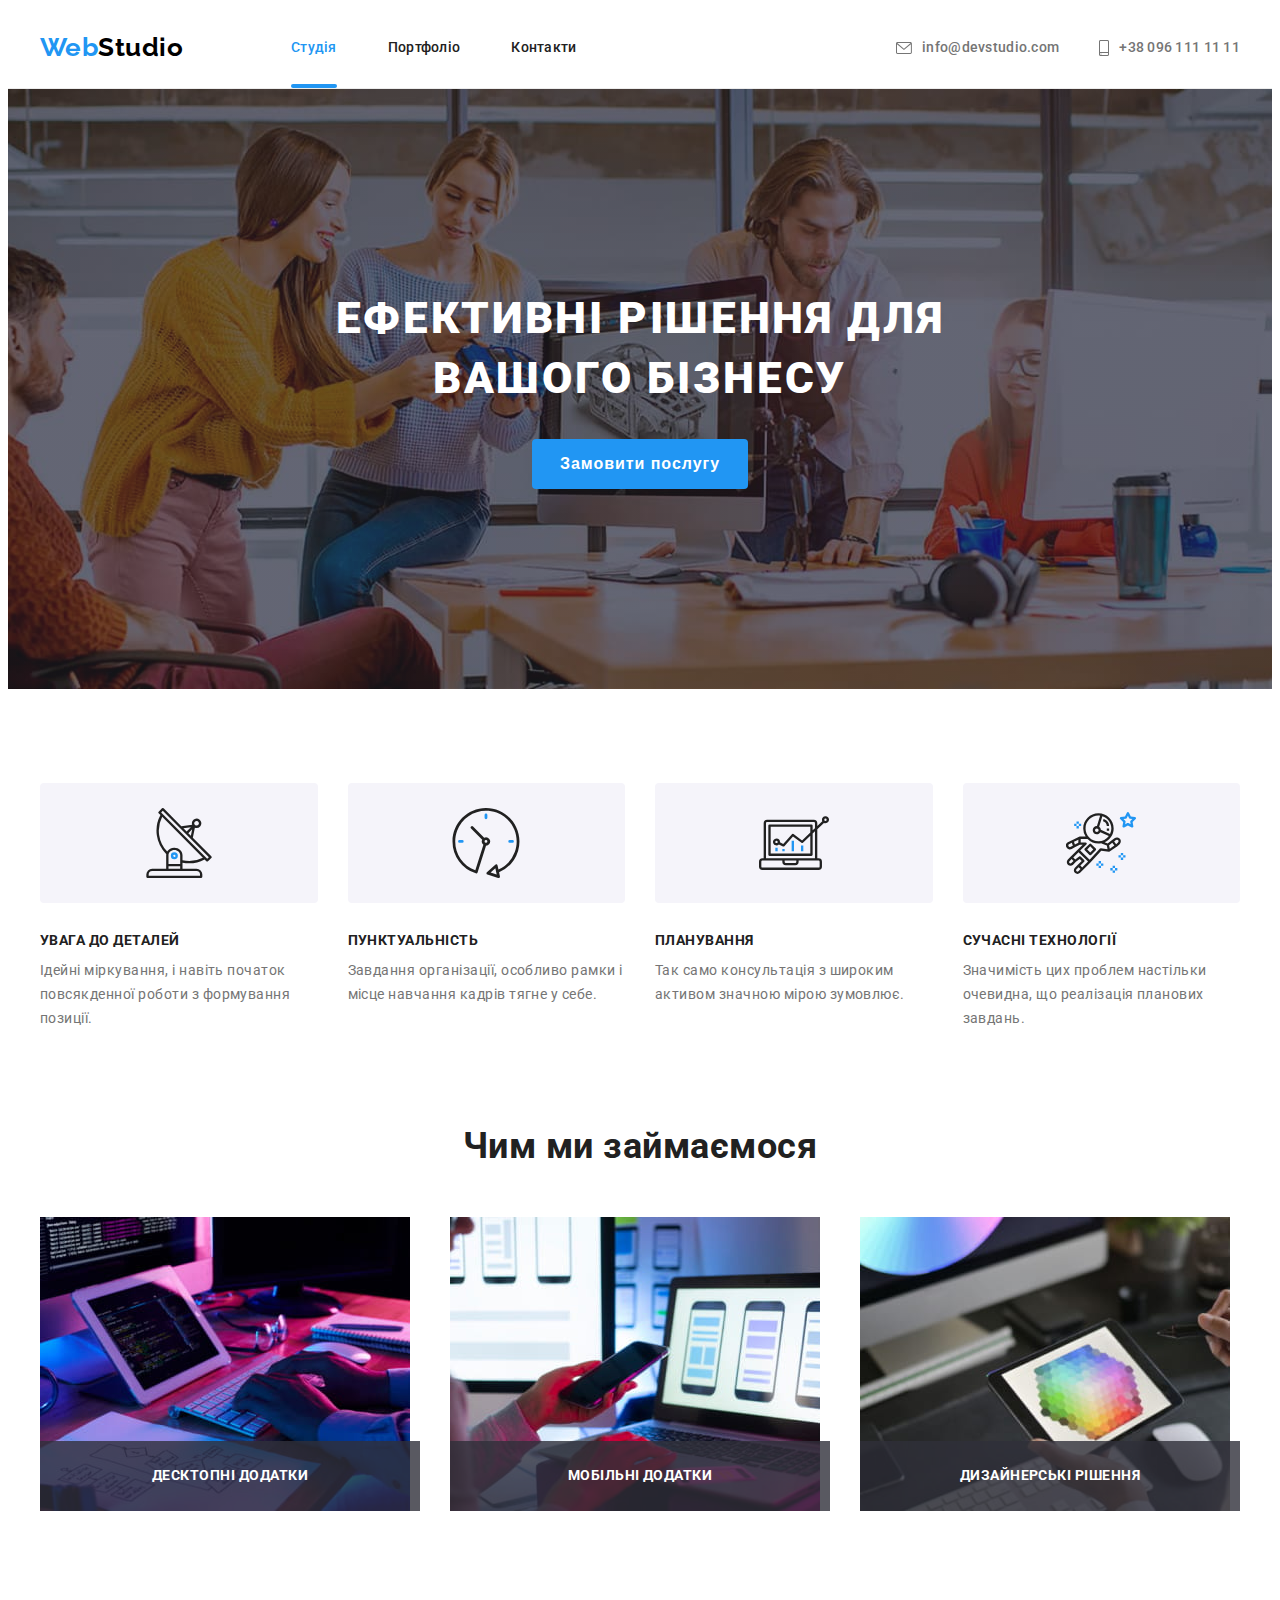
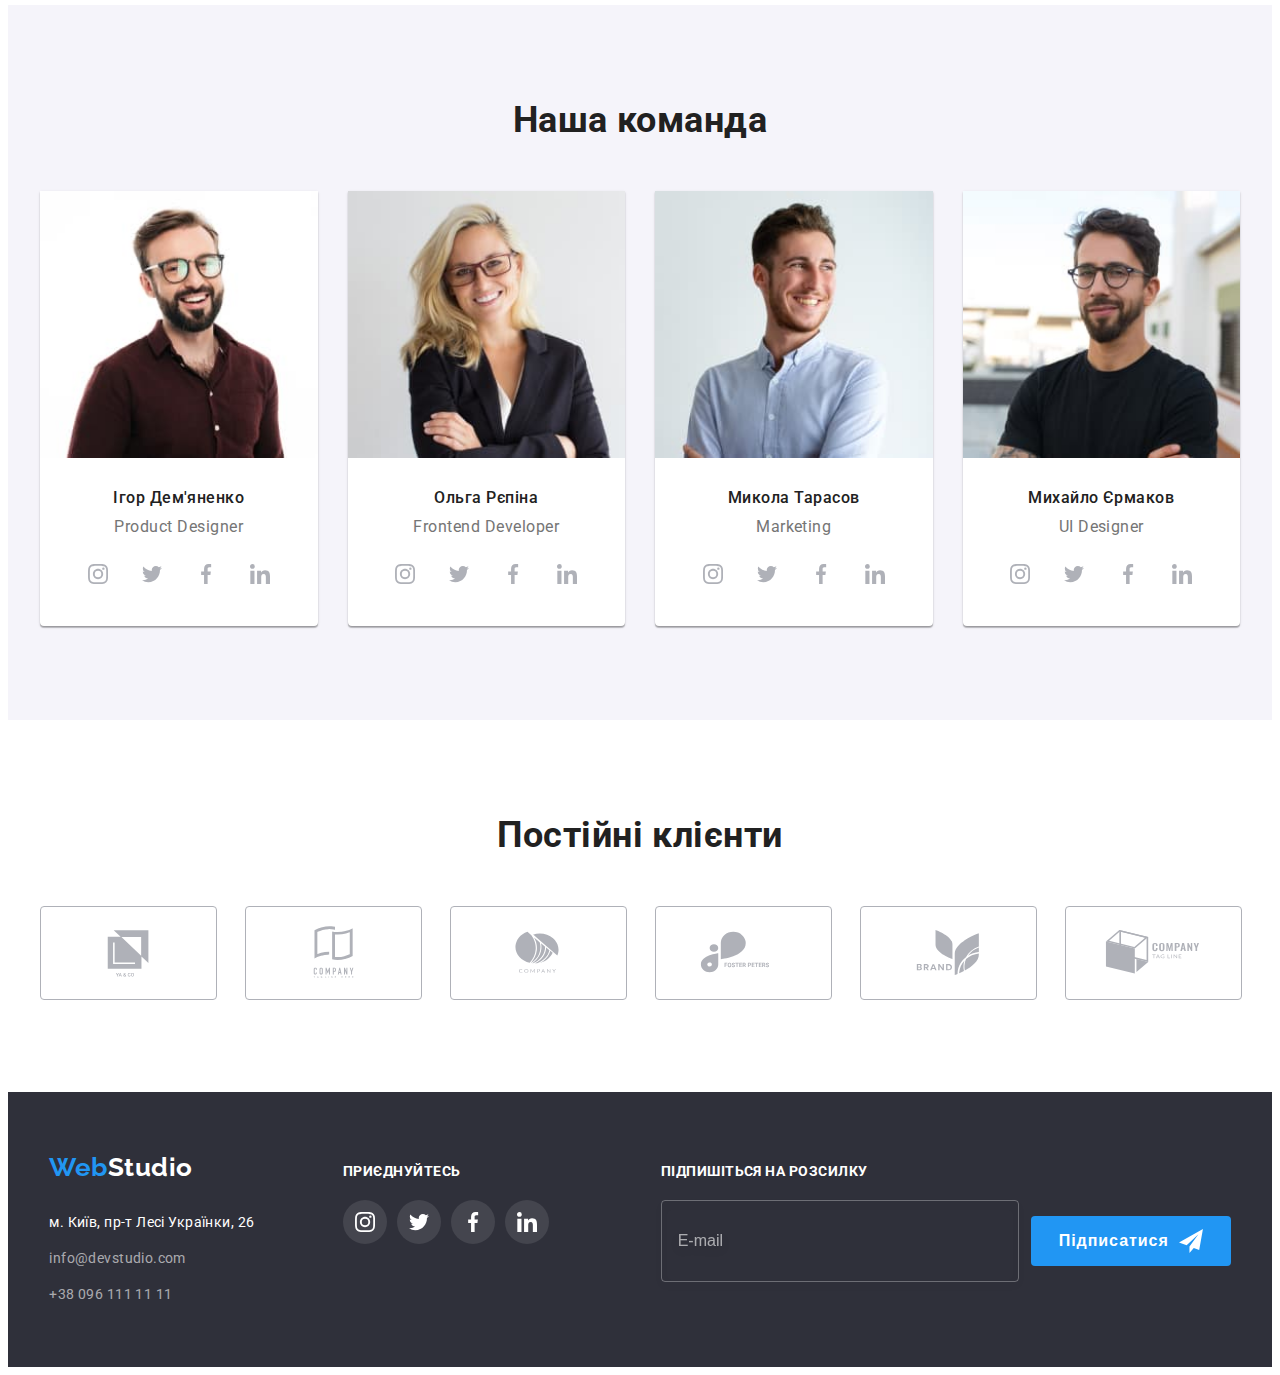
<file: index.html>
<!DOCTYPE html>
<html lang="uk">
<head>
    <meta charset="UTF-8">
    <meta http-equiv="X-UA-Compatible" content="IE=edge">
    <meta name="viewport" content="width=device-width, initial-scale=1.0">
    <title>Web Studio</title>
    <link rel="preconnect" href="https://fonts.googleapis.com">
    <link rel="preconnect" href="https://fonts.gstatic.com" crossorigin>
    <link href="https://fonts.googleapis.com/css2?family=Raleway:wght@700&family=Roboto:wght@400;500;700;900&display=swap" rel="stylesheet">
    <link rel="stylesheet" href="https://cdnjs.cloudflare.com/ajax/libs/modern-normalize/1.1.0/modern-normalize.min.css" integrity="sha512-wpPYUAdjBVSE4KJnH1VR1HeZfpl1ub8YT/NKx4PuQ5NmX2tKuGu6U/JRp5y+Y8XG2tV+wKQpNHVUX03MfMFn9Q==" crossorigin="anonymous" referrerpolicy="no-referrer">
    <link rel="stylesheet" href="./css/main.min.css">
</head>
<body>
    <header class="header">
        <div class="container header__container">
            <a href="./index.html" class="logo header__logo"><span class="logo__web">Web</span>Studio</a>
            <nav class="nav">
                <ul class="nav__list list">
                    <li class="nav__item"><a href="./index.html" class="nav__link link current">Cтудія</a></li>
                    <li class="nav__item"><a href="./portfolio.html" class="nav__link link">Портфоліо</a></li>
                    <li class="nav__item"><a href="#" class="nav__link link">Контакти</a></li>
                </ul>
            </nav>
            <div class="contacts header__contacts">
                <ul class="contacts__list list">
                    <li class="contacts__item">
                        <a href="mailto:info@devstudio.com" class="contacts__link link">
                            <svg class="contacts__icon contacts__mail" width="16" height="12">
                                <use href="./images/icons.svg#icon-envelope"></use>
                            </svg>info@devstudio.com
                        </a>
                    </li>
                    <li class="contacts__item">
                        <a href="tel:+380961111111" class="contacts__link link">
                            <svg class="contacts__icon contacts__tel" width="10" height="16">
                                <use href="./images/icons.svg#icon-smartphone"></use>
                            </svg>+38 096 111 11 11
                        </a>
                    </li>
                </ul>
            </div> 
            <button type="button" class="menu-open" data-menu-open>
                <svg class="menu-open__icon" width="24" height="16">
                    <use href="./images/icons.svg#icon-menu"></use>
                </svg>
            </button>
            <div class="menu is-hidden"  data-menu>
                <div class="menu__container">
                    <button type="button" class="menu-close" data-menu-close>
                    <svg class="menu-close__icon" width="11" height="11">
                        <use href="./images/icons.svg#icon-vector"></use>
                    </svg>
                    </button>
                    <nav class="mob-nav">
                        <ul class="mob-nav__list list">
                            <li class="mob-nav__item"><a href="./index.html" class="mob-nav__link link current">Cтудія</a></li>
                            <li class="mob-nav__item"><a href="./portfolio.html" class="mob-nav__link link">Портфоліо</a></li>
                            <li class="mob-nav__item"><a href="#" class="mob-nav__link link">Контакти</a></li>
                        </ul>
                    </nav>
                    <div>
                        <div class="mob-contacts">
                            <ul class="mob-contacts__list list">
                                <li class="mob-contacts__item">
                                    <a href="tel:+380961111111" class="mob-contacts__tel link">
                                        +38 096 111 11 11
                                    </a>
                                </li>
                                <li class="mob-contacts__item">
                                    <a href="mailto:info@devstudio.com" class="mob-contacts__mail link">
                                       info@devstudio.com
                                    </a>
                                </li>
                            </ul>
                        </div>
                        <ul class="mob-soc">
                            <li class="mob-soc__item">
                                <a href="#" target="_blank" rel="noopener noreferrer" class="mob-soc__link link">Instagram</a>
                            </li>
                            <li class="mob-soc__item">
                                <a href="#" target="_blank" rel="noopener noreferrer" class="mob-soc__link link">Twitter</a>
                            </li>
                            <li class="mob-soc__item">
                                <a href="#" target="_blank" rel="noopener noreferrer" class="mob-soc__link link">Facebook</a>
                            </li>
                            <li class="mob-soc__item">
                                <a href="#" target="_blank" rel="noopener noreferrer" class="mob-soc__link link">Linkedin</a>
                            </li>
                        </ul> 
                    </div>
                </div>
            </div>
       </div> 
    </header> 
    <main>
        <section class="hero section">
            <div class="container hero-container">
                <h1 class="hero-title">Ефективні рішення для вашого бізнесу</h1>
                <button type="button" data-modal-open class="hero-btn btn">Замовити послугу</button>
            </div>
        </section>
        <section class="feature section">
            <div class="container">
                <h2 class="visually-hidden title">Особливості</h2> 
                <ul class="feature-list list">
                    <li class="feature-item">
                        <div class="feature-svg">
                            <svg class="feature-icon" width="70" height="70">
                                <use href="./images/icons.svg#icon-antenna"></use>
                            </svg>
                        </div>
                        <h3 class="feature-subtitle title">УВАГА ДО ДЕТАЛЕЙ</h3>
                        <p class="feature-text">Ідейні міркування, і навіть початок повсякденної роботи з формування позиції.</p>
                    </li>
                    <li class="feature-item">
                        <div class="feature-svg">
                            <svg class="feature-icon" width="70" height="70">
                                <use href="./images/icons.svg#icon-clock"></use>
                            </svg>
                        </div>
                        <h3 class="feature-subtitle title">ПУНКТУАЛЬНІСТЬ</h3>
                        <p class="feature-text">Завдання організації, особливо рамки і місце навчання кадрів тягне у себе.</p>
                    </li>
                    <li class="feature-item">                        
                        <div class="feature-svg">
                            <svg class="feature-icon" width="70" height="70">
                                <use href="./images/icons.svg#icon-diagram"></use>
                            </svg>
                        </div>                        
                        <h3 class="feature-subtitle title">ПЛАНУВАННЯ</h3>
                        <p class="feature-text">Так само консультація з широким активом значною мірою зумовлює.</p>
                    </li>
                    <li class="feature-item">
                        <div class="feature-svg">
                            <svg class="feature-icon" width="70" height="70">
                                <use href="./images/icons.svg#icon-astronaut"></use>
                            </svg>
                        </div>
                        <h3 class="feature-subtitle title">СУЧАСНІ ТЕХНОЛОГІЇ</h3>
                        <p class="feature-text">Значимість цих проблем настільки очевидна, що реалізація планових завдань.</p>
                    </li>
                </ul>
            </div>
        </section>
        <section class="work section">
            <div class="container work-container">
                <h2 class="work-title title">Чим ми займаємося</h2>
                <ul class="work-list list">
                    <li class="work-item">
                       <div class="work-thumb">
                            <img 
                                srcset="./images/desktop.jpg 1x, ./images/desktop-2x.jpg 2x" 
                                src="./images/desktop.jpg" 
                                alt="Розробник створює десктопний додаток" 
                                width="370" height="294">
                            <p class="work-text">Десктопні додатки</p>
                       </div>
                    </li>
                    <li class="work-item">
                        <div class="work-thumb">
                            <img 
                                srcset="./images/mobile.jpg 1x, ./images/mobile-2x.jpg 2x"
                                src="./images/mobile.jpg" 
                                alt="Розробник створює мобільний додаток" 
                                width="370" height="294">
                            <p class="work-text">Мобільні додатки</p>
                        </div>
                    </li>    
                    <li class="work-item">
                        <div class="work-thumb">
                            <img 
                                srcset="./images/colors.jpg 1x, ./images/colors-2x.jpg 2x"
                                src="./images/colors.jpg" 
                                alt="Розробник обирає колір зі спектру кольорів" 
                                width="370" height="294">
                            <p class="work-text">Дизайнерські рішення</p>
                        </div>
                    </li>
                </ul>
            </div>
        </section>
        <section class="team section">
            <div class="team__container container">
                <h2 class="team__title title">Наша команда</h2>
                <ul class="team__list list">
                    <li class="team__item">
                        <picture>
                            <source srcset="./images/product-designer.jpg 1x, ./images/product-designer-2x.jpg 2x" media="(min-width: 1200px)">
                            <source srcset="./images/product-designer-tab.jpg 1x, ./images/product-designer-tab-2x.jpg 2x" media="(min-width: 768px)">
                            <source srcset="./images/product-designer-mob.jpg 1x, ./images/product-designer-mob-2x.jpg 2x" media="(max-width: 767px)">
                            <img class="team__foto" 
                                src="./images/product-designer-mob.jpg" 
                                alt="Фото представника команди" 
                                width="450">
                        </picture>
                        <div class="team__member">
                            <h3 class="team__name title">Ігор Дем'яненко</h3>
                            <p class="team__profession">Product Designer</p>
                            <ul class="team__soc soc">
                                <li class="soc__item">
                                    <a href="#" target="_blank" rel="noopener noreferrer" class="soc__link link">
                                        <svg class="soc__icon" width="20" height="20">
                                            <use href="./images/icons.svg#icon-instagram"></use>
                                        </svg>
                                    </a>
                                </li>
                                <li class="soc__item">
                                    <a href="#" target="_blank" rel="noopener noreferrer" class="soc__link link">
                                        <svg class="soc__icon" width="20" height="20">
                                            <use href="./images/icons.svg#icon-twitter"></use>
                                        </svg>
                                    </a>
                                </li>
                                <li class="soc__item">
                                    <a href="#" target="_blank" rel="noopener noreferrer" class="soc__link link">
                                        <svg class="soc__icon" width="20" height="20">
                                            <use href="./images/icons.svg#icon-facebook"></use>
                                        </svg>
                                    </a>
                                </li>
                                <li class="soc__item">
                                    <a href="#" target="_blank" rel="noopener noreferrer" class="soc__link link">
                                        <svg class="soc__icon" width="20" height="20">
                                            <use href="./images/icons.svg#icon-linkedin"></use>
                                        </svg>
                                    </a>
                                </li>
                            </ul>
                        </div>  
                    </li>
                    <li class="team__item">
                        <picture>
                            <source srcset="./images/frontend-developer.jpg 1x, ./images/frontend-developer-2x.jpg 2x" media="(min-width: 1200px)">
                            <source srcset="./images/frontend-developer-tab.jpg 1x, ./images/frontend-developer-tab-2x.jpg 2x" media="(min-width: 768px)">
                            <source srcset="./images/frontend-developer-mob.jpg 1x, ./images/frontend-developer-mob-2x.jpg 2x" media="(max-width: 767px)">
                            <img class="team__foto" 
                                src="./images/frontend-developer-mob.jpg" 
                                alt="Фото представника команди" 
                                width="450">
                        </picture>
                        <div class="team__member">
                            <h3 class="team__name title">Ольга Рєпіна</h3>
                            <p class="team__profession">Frontend Developer</p>
                            <ul class="team__soc soc">
                                <li class="soc__item">
                                    <a href="#" target="_blank" rel="noopener noreferrer" class="soc__link link">
                                        <svg class="soc__icon" width="20" height="20">
                                            <use href="./images/icons.svg#icon-instagram"></use>
                                        </svg>
                                    </a>
                                </li>
                                <li class="soc__item">
                                    <a href="#" target="_blank" rel="noopener noreferrer" class="soc__link link">
                                        <svg class="soc__icon" width="20" height="20">
                                            <use href="./images/icons.svg#icon-twitter"></use>
                                        </svg>
                                    </a>
                                </li>
                                <li class="soc__item">
                                    <a href="#" target="_blank" rel="noopener noreferrer" class="soc__link link">
                                        <svg class="soc__icon" width="20" height="20">
                                            <use href="./images/icons.svg#icon-facebook"></use>
                                        </svg>
                                    </a>
                                </li>
                                <li class="soc__item">
                                    <a href="#" target="_blank" rel="noopener noreferrer" class="soc__link link">
                                        <svg class="soc__icon" width="20" height="20">
                                            <use href="./images/icons.svg#icon-linkedin"></use>
                                        </svg>
                                    </a>
                                </li>
                            </ul>
                        </div>
                    </li>
                    <li class="team__item">
                        <picture>
                            <source srcset="./images/marketing.jpg 1x, ./images/marketing-2x.jpg 2x" media="(min-width: 1200px)">
                            <source srcset="./images/marketing-tab.jpg 1x, ./images/marketing-tab-2x.jpg 2x" media="(min-width: 768px)">
                            <source srcset="./images/marketing-mob.jpg 1x, ./images/marketing-mob-2x.jpg 2x" media="(max-width: 767px)">
                            <img class="team__foto" 
                                src="./images/marketing-mob.jpg" 
                                alt="Фото представника команди" 
                                width="450">
                        </picture>
                        <div class="team__member">
                            <h3 class="team__name title">Микола Тарасов</h3>
                            <p class="team__profession">Marketing</p>
                            <ul class="team__soc soc">
                                <li class="soc__item">
                                    <a href="#" target="_blank" rel="noopener noreferrer" class="soc__link link">
                                        <svg class="soc__icon" width="20" height="20">
                                            <use href="./images/icons.svg#icon-instagram"></use>
                                        </svg>
                                    </a>
                                </li>
                                <li class="soc__item">
                                    <a href="#" target="_blank" rel="noopener noreferrer" class="soc__link link">
                                        <svg class="soc__icon" width="20" height="20">
                                            <use href="./images/icons.svg#icon-twitter"></use>
                                        </svg>
                                    </a>
                                </li>
                                <li class="soc__item">
                                    <a href="#" target="_blank" rel="noopener noreferrer" class="soc__link link">
                                        <svg class="soc__icon" width="20" height="20">
                                            <use href="./images/icons.svg#icon-facebook"></use>
                                        </svg>
                                    </a>
                                </li>
                                <li class="soc__item">
                                    <a href="#" target="_blank" rel="noopener noreferrer" class="soc__link link">
                                        <svg class="soc__icon" width="20" height="20">
                                            <use href="./images/icons.svg#icon-linkedin"></use>
                                        </svg>
                                    </a>
                                </li>
                            </ul>
                        </div>
                    </li>
                    <li class="team__item">
                        <picture>
                            <source srcset="./images/ui-designer.jpg 1x, ./images/ui-designer-2x.jpg 2x" media="(min-width: 1200px)">
                            <source srcset="./images/ui-designer-tab.jpg 1x, ./images/ui-designer-tab-2x.jpg 2x" media="(min-width: 768px)">
                            <source srcset="./images/ui-designer-mob.jpg 1x, ./images/ui-designer-mob-2x.jpg 2x" media="(max-width: 767px)">
                            <img class="team__foto" 
                                src="./images/ui-designer-mob.jpg" 
                                alt="Фото представника команди" 
                                width="450">
                        </picture>
                        <div class="team__member">
                            <h3 class="team__name title">Михайло Єрмаков</h3>
                            <p class="team__profession">UI Designer</p>
                            <ul class="team__soc soc">
                                <li class="soc__item">
                                    <a href="#" target="_blank" rel="noopener noreferrer" class="soc__link link">
                                        <svg class="soc__icon" width="20" height="20">
                                            <use href="./images/icons.svg#icon-instagram"></use>
                                        </svg>
                                    </a>
                                </li>
                                <li class="soc__item">
                                    <a href="#" target="_blank" rel="noopener noreferrer" class="soc__link link">
                                        <svg class="soc__icon" width="20" height="20">
                                            <use href="./images/icons.svg#icon-twitter"></use>
                                        </svg>
                                    </a>
                                </li>
                                <li class="soc__item">
                                    <a href="#" target="_blank" rel="noopener noreferrer" class="soc__link link">
                                        <svg class="soc__icon" width="20" height="20">
                                            <use href="./images/icons.svg#icon-facebook"></use>
                                        </svg>
                                    </a>
                                </li>
                                <li class="soc__item">
                                    <a href="#" target="_blank" rel="noopener noreferrer" class="soc__link link">
                                        <svg class="soc__icon" width="20" height="20">
                                            <use href="./images/icons.svg#icon-linkedin"></use>
                                        </svg>
                                    </a>
                                </li>
                            </ul>
                        </div>
                    </li>
                </ul>
            </div>
        </section>
        <section class="clients section">
            <div class="container clients-container">
                <h2 class="clients-title title">Постійні клієнти</h2>
                <ul class="clients-list list">
                    <li class="clients-item">
                        <a href="#" target="_blank" rel="noopener noreferrer" class="clients-link link">
                            <svg class="clients-icon" width="106" height="60">
                                <use href="./images/icons.svg#icon-Logo-1"></use>
                            </svg>
                        </a>
                    </li>
                    <li class="clients-item">
                        <a href="#" target="_blank" rel="noopener noreferrer" class="clients-link link">
                            <svg class="clients-icon" width="106" height="60">
                                <use href="./images/icons.svg#icon-Logo-2"></use>
                            </svg>
                        </a>
                    </li>
                    <li class="clients-item">
                        <a href="#" target="_blank" rel="noopener noreferrer" class="clients-link link">
                            <svg class="clients-icon" width="106" height="60">
                                <use href="./images/icons.svg#icon-Logo-3"></use>
                            </svg>
                        </a>
                    </li>
                    <li class="clients-item">
                        <a href="#" target="_blank" rel="noopener noreferrer" class="clients-link link">
                            <svg class="clients-icon" width="106" height="60">
                                <use href="./images/icons.svg#icon-Logo-4"></use>
                            </svg>
                        </a>
                    </li>
                    <li class="clients-item">
                        <a href="#" target="_blank" rel="noopener noreferrer" class="clients-link link">
                            <svg class="clients-icon" width="106" height="60">
                                <use href="./images/icons.svg#icon-Logo-5"></use>
                            </svg>
                        </a>
                    </li>
                    <li class="clients-item">
                        <a href="#" target="_blank" rel="noopener noreferrer" class="clients-link link">
                            <svg class="clients-icon" width="106" height="60">
                                <use href="./images/icons.svg#icon-Logo-6"></use>
                            </svg>
                        </a>
                    </li>
                </ul>
            </div>
        </section>
    </main>
    <footer class="footer">
       <div class="container footer__container">
           <div class="contacts footer__contacts">
                <a href="./index.html" class="logo footer__logo"><span class="logo__web">Web</span>Studio</a>
                <address class="address footer-address">
                    <ul class="address__list list">
                        <li class="address__item"><a href="https://goo.gl/maps/mum7DVPsWHjU5s1s7" target="_blank" rel="noopener noreferrer" class="address__link footer__map link">м. Київ, пр-т Лесі Українки, 26</a></li>
                        <li class="address__item"><a href="mailto:info@devstudio.com" class="address__link link">info@devstudio.com</a></li>
                        <li class="address__item"><a href="tel:+380961111111" class="address__link link">+38 096 111 11 11</a></li>
                    </ul>  
                </address>    
           </div>
           <div class="accession footer__accession">
                <p class="accession__text">приєднуйтесь</p>
                <ul class="soc accession__soc">
                    <li class="soc__item">
                        <a href="#" class="soc__link soc__link-white link">
                            <svg class="soc__icon" width="20" height="20">
                                <use href="./images/icons.svg#icon-instagram"></use>
                            </svg>
                        </a>
                    </li>
                    <li class="soc__item">
                        <a href="#" class="soc__link soc__link-white link">
                            <svg class="soc__icon" width="20" height="20">
                                <use href="./images/icons.svg#icon-twitter"></use>
                            </svg>
                        </a>
                    </li>
                    <li class="soc__item">
                        <a href="#" class="soc__link soc__link-white link">
                            <svg class="soc__icon" width="20" height="20">
                                <use href="./images/icons.svg#icon-facebook"></use>
                            </svg>
                        </a>
                    </li>
                    <li class="soc__item">
                        <a href="#" class="soc__link soc__link-white link">
                            <svg class="soc__icon" width="20" height="20">
                                <use href="./images/icons.svg#icon-linkedin"></use>
                            </svg>
                        </a>
                    </li>
                </ul>
           </div> 
           <div class="subscription footer__subscription">
                <form class="sub" name='user-subscription'>
                    <label for="sub-user-email" class="sub__text">Підпишіться на розсилку</label>
                    <div class="sub__wrap">
                        <input type="email" name="sub-user-email" class="sub__input" placeholder="E-mail" id="sub-user-email" required>
                        <button type="submit" class="sub__btn btn">Підписатися
                            <svg class="sub__icon" width="24" height="24">
                                <use href="./images/icons.svg#icon-send"></use>
                            </svg>
                        </button>
                    </div>
                </form>
           </div>
       </div>
    </footer>
    <div class="backdrop is-hidden" data-modal>
        <div class="modal">
            <button type="button" data-modal-close class="close-btn">
                <svg class="modal-close" width="11" height="11">
                    <use href="./images/icons.svg#icon-vector"></use>
                </svg>
            </button>
            <p class="form-title title">Залиште свої дані, ми вам передзвонимо</p>
            <form class="modal-form" name='user-contacts'>
                <div class="modal-field">
                    <label for="user-name" class="input-label">Ім'я</label>
                    <div class="input-wrapper">
                        <input type="text" name="user-name" class="modal-input" placeholder=" " id="user-name" required>
                        <svg class="modal-icon" width="18" height="18">
                            <use href="./images/icons.svg#icon-person"></use>
                        </svg>
                    </div>
                </div>
                <div class="modal-field">
                    <label for="user-tel" class="input-label">Телефон</label>
                    <div class="input-wrapper">
                        <input type="tel" name="user-tel" class="modal-input" placeholder=" " id="user-tel" required>
                        <svg class="modal-icon" width="18" height="18">
                            <use href="./images/icons.svg#icon-phone"></use>
                        </svg>
                    </div>
                </div>
                <div class="modal-field">
                    <label for="user-email" class="input-label">Пошта</label>
                    <div class="input-wrapper">
                        <input type="email" name="user-email" class="modal-input" placeholder=" " id="user-email" required>
                        <svg class="modal-icon" width="18" height="18">
                            <use href="./images/icons.svg#icon-email"></use>
                        </svg>
                    </div>
                </div>
                <div class="modal-field">
                    <label for="user-comment" class="input-label">Коментар</label>
                    <textarea name="user-comment" id="user-comment" class='modal-comment' placeholder="Введіть текст" ></textarea>
                </div>            
                <div class="modal-checkbox">
                    <input type="checkbox" name="agreement" id="agreement" class="agreement visually-hidden" required>
                    <label for="agreement" class="agreement-text">
                        <span class="modal-check">
                            <svg class="check-activ" width="16" height="15">
                                <use href="./images/icons.svg#icon-check-activ"></use>
                            </svg>
                        </span>
                        <div>
                            Погоджуюся з розсилкою та приймаю 
                            <a href="#" class="agreement-link link">Умови договору</a>
                        </div>
                    </label>
                </div>
                <button type="submit" class="modal-btn btn">Відправити</button>
            </form>
        </div>
    </div>
    <script src="./js/modal.js"></script>
    <script src="./js/menu.js"></script>
</body>
</html>
</file>
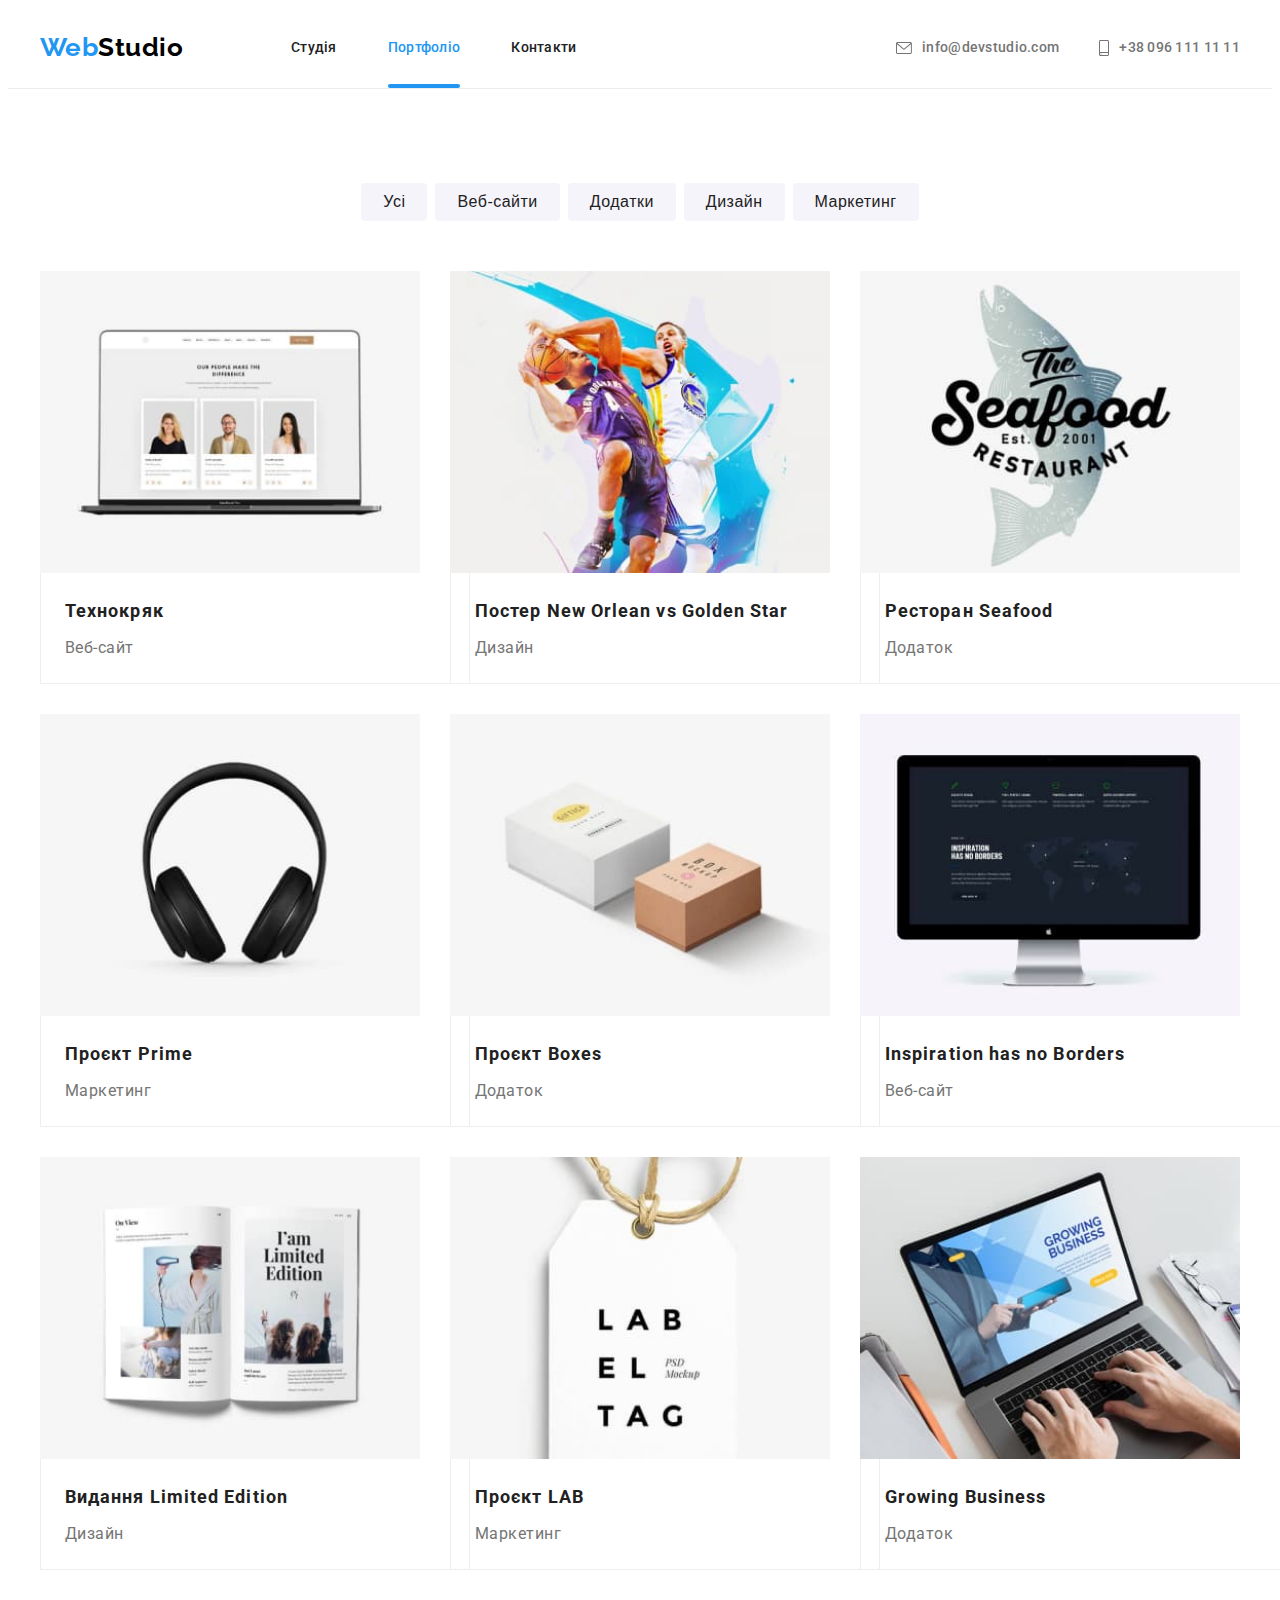
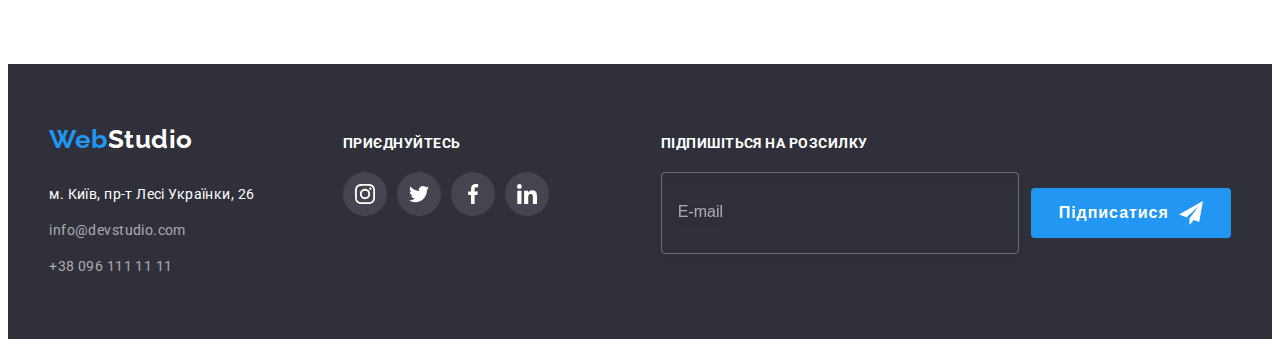
<file: portfolio.html>
<!DOCTYPE html>
<html lang="uk">
<head>
    <meta charset="UTF-8">
    <meta http-equiv="X-UA-Compatible" content="IE=edge">
    <meta name="viewport" content="width=device-width, initial-scale=1.0">
    <title>Портфоліо</title>
    <link rel="preconnect" href="https://fonts.googleapis.com">
    <link rel="preconnect" href="https://fonts.gstatic.com" crossorigin>
    <link href="https://fonts.googleapis.com/css2?family=Raleway:wght@700&family=Roboto:wght@400;500;700;900&display=swap" rel="stylesheet">
    <link rel="stylesheet" href="https://cdnjs.cloudflare.com/ajax/libs/modern-normalize/1.1.0/modern-normalize.min.css" integrity="sha512-wpPYUAdjBVSE4KJnH1VR1HeZfpl1ub8YT/NKx4PuQ5NmX2tKuGu6U/JRp5y+Y8XG2tV+wKQpNHVUX03MfMFn9Q==" crossorigin="anonymous" referrerpolicy="no-referrer">
    <link rel="stylesheet" href="./css/main.min.css">
</head>
<body>
    <header class="header">
        <div class="container header__container">
            <a href="./index.html" class="logo header__logo"><span class="logo__web">Web</span>Studio</a>
            <nav class="nav">
                <ul class="nav__list list">
                    <li class="nav__item"><a href="./index.html" class="nav__link link">Cтудія</a></li>
                    <li class="nav__item"><a href="./portfolio.html" class="nav__link link current">Портфоліо</a></li>
                    <li class="nav__item"><a href="#" class="nav__link link">Контакти</a></li>
                </ul>
            </nav>
            <div class="contacts header__contacts">
                <ul class="contacts__list list">
                    <li class="contacts__item">
                        <a href="mailto:info@devstudio.com" class="contacts__link link">
                            <svg class="contacts__icon" width="16" height="12">
                                <use href="./images/icons.svg#icon-envelope"></use>
                            </svg>info@devstudio.com
                        </a>
                    </li>
                    <li class="contacts__item">
                        <a href="tel:+380961111111" class="contacts__link link">
                            <svg class="contacts__icon" width="10" height="16">
                                <use href="./images/icons.svg#icon-smartphone"></use>
                            </svg>+38 096 111 11 11
                        </a>
                    </li>
                </ul>
            </div> 
            <button type="button" class="menu-open" data-menu-open>
                <svg class="menu-open__icon" width="24" height="16">
                    <use href="./images/icons.svg#icon-menu"></use>
                </svg>
            </button>
            <div class="menu is-hidden"  data-menu>
                <div class="menu__container">
                    <button type="button" class="menu-close" data-menu-close>
                    <svg class="menu-close__icon" width="11" height="11">
                        <use href="./images/icons.svg#icon-vector"></use>
                    </svg>
                    </button>
                    <nav class="mob-nav">
                        <ul class="mob-nav__list list">
                            <li class="mob-nav__item"><a href="./index.html" class="mob-nav__link link">Cтудія</a></li>
                            <li class="mob-nav__item"><a href="./portfolio.html" class="mob-nav__link link current">Портфоліо</a></li>
                            <li class="mob-nav__item"><a href="#" class="mob-nav__link link">Контакти</a></li>
                        </ul>
                    </nav>
                    <div>
                        <div class="mob-contacts">
                            <ul class="mob-contacts__list list">
                                <li class="mob-contacts__item">
                                    <a href="tel:+380961111111" class="mob-contacts__tel link">
                                        +38 096 111 11 11
                                    </a>
                                </li>
                                <li class="mob-contacts__item">
                                    <a href="mailto:info@devstudio.com" class="mob-contacts__mail link">
                                       info@devstudio.com
                                    </a>
                                </li>
                            </ul>
                        </div>
                        <ul class="mob-soc">
                            <li class="mob-soc__item">
                                <a href="#" target="_blank" rel="noopener noreferrer" class="mob-soc__link link">Instagram</a>
                            </li>
                            <li class="mob-soc__item">
                                <a href="#" target="_blank" rel="noopener noreferrer" class="mob-soc__link link">Twitter</a>
                            </li>
                            <li class="mob-soc__item">
                                <a href="#" target="_blank" rel="noopener noreferrer" class="mob-soc__link link">Facebook</a>
                            </li>
                            <li class="mob-soc__item">
                                <a href="#" target="_blank" rel="noopener noreferrer" class="mob-soc__link link">Linkedin</a>
                            </li>
                        </ul> 
                    </div>
                </div>
            </div>
       </div> 
    </header> 
    <main>
        <section class="projects section"> 
            <div class="container">
                <h1 class="visually-hidden title">Наші проєкти</h1>
                <ul class="filter-list list">
                    <li>
                        <button type="button" class="filter-btn">Усі</button>
                    </li>
                    <li>
                        <button type="button" class="filter-btn">Веб-сайти</button>
                    </li>
                    <li>
                        <button type="button" class="filter-btn">Додатки</button>
                    </li>
                    <li>
                        <button type="button" class="filter-btn">Дизайн</button>
                    </li>
                    <li>
                        <button type="button" class="filter-btn">Маркетинг</button>
                    </li>
                </ul>
                <ul class="projects-list list">
                    <li class="projects-item">
                        <a href="" class="projects-link link">
                           <div class="projects-overlay">
                                <picture>
                                <source srcset="./images/project1.jpg 1x, ./images/project1-2x.jpg 2x" media="(min-width: 1200px)">
                                <source srcset="./images/project1-tab.jpg 1x, ./images/project1-tab-2x.jpg 2x" media="(min-width: 768px)">
                                <source srcset="./images/project1-mob.jpg 1x, ./images/project1-mob-2x.jpg 2x" media="(max-width: 767px)">
                                <img 
                                    src="./images/project1-mob.jpg" 
                                    alt="Сторінка веб-сайту на ноутбуці" 
                                    width="450">
                                </picture>
                                <p class="projects-about">Ресурс пропонує комплексні пропозиції з різним рівнем функціоналу та сервісів. Все це дозволить відвідувачу отримати вичерпні відомості про компанію чи приватну особу.</p>
                           </div>
                            <div class="projects-card">
                                <h2 class="projects-subtitle title">Технокряк</h2>
                                <p class="projects-text">Веб-сайт</p>
                            </div>
                        </a>
                    </li>
                    <li class="projects-item">
                        <a href="" class="projects-link link">
                            <div class="projects-overlay">
                                <picture>
                                <source srcset="./images/project2.jpg 1x, ./images/project2-2x.jpg 2x" media="(min-width: 1200px)">
                                <source srcset="./images/project2-tab.jpg 1x, ./images/project2-tab-2x.jpg 2x" media="(min-width: 768px)">
                                <source srcset="./images/project2-mob.jpg 1x, ./images/project2-mob-2x.jpg 2x" media="(max-width: 767px)">
                                <img 
                                    src="./images/project2-mob.jpg" 
                                    alt="Два баскетболіста" 
                                    width="450">
                                </picture>
                                <p class="projects-about">Ресурс пропонує комплексні пропозиції з різним рівнем функціоналу та сервісів. Все це дозволить відвідувачу отримати вичерпні відомості про компанію чи приватну особу.</p>
                            </div>
                            <div class="projects-card">
                                <h2 class="projects-subtitle title">Постер New Orlean vs Golden Star</h2>
                                <p class="projects-text">Дизайн</p>
                            </div>
                        </a>
                    </li>
                    <li class="projects-item">
                        <a href="" class="projects-link link">
                            <div class="projects-overlay">
                                <picture>
                                <source srcset="./images/project3.jpg 1x, ./images/project3-2x.jpg 2x" media="(min-width: 1200px)">
                                <source srcset="./images/project3-tab.jpg 1x, ./images/project3-tab-2x.jpg 2x" media="(min-width: 768px)">
                                <source srcset="./images/project3-mob.jpg 1x, ./images/project3-mob-2x.jpg 2x" media="(max-width: 767px)">
                                <img 
                                    src="./images/project3-mob.jpg" 
                                    alt="Логотип ресторану" 
                                    width="450">
                                </picture>
                                <p class="projects-about">Ресурс пропонує комплексні пропозиції з різним рівнем функціоналу та сервісів. Все це дозволить відвідувачу отримати вичерпні відомості про компанію чи приватну особу.</p>
                            </div>
                            <div class="projects-card">
                                <h2 class="projects-subtitle title">Ресторан Seafood</h2>
                                <p class="projects-text">Додаток</p>
                            </div>
                        </a>
                    </li>
                    <li class="projects-item">
                        <a href="" class="projects-link link">
                            <div class="projects-overlay">
                                <picture>
                                <source srcset="./images/project4.jpg 1x, ./images/project4-2x.jpg 2x" media="(min-width: 1200px)">
                                <source srcset="./images/project4-tab.jpg 1x, ./images/project4-tab-2x.jpg 2x" media="(min-width: 768px)">
                                <source srcset="./images/project4-mob.jpg 1x, ./images/project4-mob-2x.jpg 2x" media="(max-width: 767px)">
                                <img 
                                    src="./images/project4-mob.jpg" 
                                    alt="Чорні навушники" 
                                    width="450">
                                </picture>
                                <p class="projects-about">Ресурс пропонує комплексні пропозиції з різним рівнем функціоналу та сервісів. Все це дозволить відвідувачу отримати вичерпні відомості про компанію чи приватну особу.</p>
                            </div>
                            <div class="projects-card">
                                <h2 class="projects-subtitle title">Проєкт Prime</h2>
                                <p class="projects-text">Маркетинг</p>
                            </div>
                        </a>
                    </li>
                    <li class="projects-item">
                        <a href="" class="projects-link link">
                            <div class="projects-overlay">
                                <picture>
                                <source srcset="./images/project5.jpg 1x, ./images/project5-2x.jpg 2x" media="(min-width: 1200px)">
                                <source srcset="./images/project5-tab.jpg 1x, ./images/project5-tab-2x.jpg 2x" media="(min-width: 768px)">
                                <source srcset="./images/project5-mob.jpg 1x, ./images/project5-mob-2x.jpg 2x" media="(max-width: 767px)">
                                <img 
                                    src="./images/project5-mob.jpg" 
                                    alt="Дві коробки" 
                                    width="450">
                                </picture>
                                <p class="projects-about">Ресурс пропонує комплексні пропозиції з різним рівнем функціоналу та сервісів. Все це дозволить відвідувачу отримати вичерпні відомості про компанію чи приватну особу.</p>
                            </div>
                            <div class="projects-card">
                                <h2 class="projects-subtitle title">Проєкт Boxes</h2>
                                <p class="projects-text">Додаток</p>
                            </div>
                        </a>
                    </li>
                    <li class="projects-item">
                        <a href="" class="projects-link link">
                            <div class="projects-overlay">
                                <picture>
                                <source srcset="./images/project6.jpg 1x, ./images/project6-2x.jpg 2x" media="(min-width: 1200px)">
                                <source srcset="./images/project6-tab.jpg 1x, ./images/project6-tab-2x.jpg 2x" media="(min-width: 768px)">
                                <source srcset="./images/project6-mob.jpg 1x, ./images/project6-mob-2x.jpg 2x" media="(max-width: 767px)">
                                <img 
                                    src="./images/project6-mob.jpg" 
                                    alt="Сторінка веб-сайту на моніторі" 
                                    width="450">
                                </picture>
                                <p class="projects-about">Ресурс пропонує комплексні пропозиції з різним рівнем функціоналу та сервісів. Все це дозволить відвідувачу отримати вичерпні відомості про компанію чи приватну особу.</p>
                            </div>
                            <div class="projects-card">
                                <h2 class="projects-subtitle title">Inspiration has no Borders</h2>
                                <p class="projects-text">Веб-сайт</p>
                            </div>
                        </a>
                    </li>
                    <li class="projects-item">
                        <a href="" class="projects-link link">
                            <div class="projects-overlay">
                                <picture>
                                <source srcset="./images/project7.jpg 1x, ./images/project7-2x.jpg 2x" media="(min-width: 1200px)">
                                <source srcset="./images/project7-tab.jpg 1x, ./images/project7-tab-2x.jpg 2x" media="(min-width: 768px)">
                                <source srcset="./images/project7-mob.jpg 1x, ./images/project7-mob-2x.jpg 2x" media="(max-width: 767px)">
                                <img 
                                    src="./images/project7-mob.jpg" 
                                    alt="Відкрита книга" 
                                    width="450">
                                </picture>
                                <p class="projects-about">Ресурс пропонує комплексні пропозиції з різним рівнем функціоналу та сервісів. Все це дозволить відвідувачу отримати вичерпні відомості про компанію чи приватну особу.</p>
                            </div>
                            <div class="projects-card">
                                <h2 class="projects-subtitle title">Видання Limited Edition</h2>
                                <p class="projects-text">Дизайн</p>
                            </div>
                        </a>
                    </li>
                    <li class="projects-item">
                        <a href="" class="projects-link link">
                            <div class="projects-overlay">
                                <picture>
                                <source srcset="./images/project8.jpg 1x, ./images/project8-2x.jpg 2x" media="(min-width: 1200px)">
                                <source srcset="./images/project8-tab.jpg 1x, ./images/project8-tab-2x.jpg 2x" media="(min-width: 768px)">
                                <source srcset="./images/project8-mob.jpg 1x, ./images/project8-mob-2x.jpg 2x" media="(max-width: 767px)">
                                <img 
                                    src="./images/project8-mob.jpg" 
                                    alt="Бірка з логотипом" 
                                    width="450">
                                </picture>
                                <p class="projects-about">Ресурс пропонує комплексні пропозиції з різним рівнем функціоналу та сервісів. Все це дозволить відвідувачу отримати вичерпні відомості про компанію чи приватну особу.</p>
                            </div>
                            <div class="projects-card">
                                <h2 class="projects-subtitle title">Проєкт LAB</h2>
                                <p class="projects-text">Маркетинг</p>
                            </div>
                        </a>
                    </li>
                    <li class="projects-item">
                        <a href="" class="projects-link link">
                            <div class="projects-overlay">
                                <picture>
                                <source srcset="./images/project9.jpg 1x, ./images/project9-2x.jpg 2x" media="(min-width: 1200px)">
                                <source srcset="./images/project9-tab.jpg 1x, ./images/project9-tab-2x.jpg 2x" media="(min-width: 768px)">
                                <source srcset="./images/project9-mob.jpg 1x, ./images/project9-mob-2x.jpg 2x" media="(max-width: 767px)">
                                <img 
                                    src="./images/project9-mob.jpg" 
                                    alt="Додаток на ноутбуці" 
                                    width="450">
                                </picture>
                                <p class="projects-about">Ресурс пропонує комплексні пропозиції з різним рівнем функціоналу та сервісів. Все це дозволить відвідувачу отримати вичерпні відомості про компанію чи приватну особу.</p>
                            </div>
                            <div class="projects-card">
                                <h2 class="projects-subtitle title">Growing Business</h2>
                                <p class="projects-text">Додаток</p>
                            </div>
                        </a>
                    </li>
                </ul>
            </div>
        </section>
    </main>
    <footer class="footer">
       <div class="container footer__container">
           <div class="contacts footer__contacts">
                <a href="./index.html" class="logo footer__logo"><span class="logo__web">Web</span>Studio</a>
                <address class="address footer-address">
                    <ul class="address__list list">
                        <li class="address__item"><a href="https://goo.gl/maps/mum7DVPsWHjU5s1s7" target="_blank" rel="noopener noreferrer" class="address__link footer__map link">м. Київ, пр-т Лесі Українки, 26</a></li>
                        <li class="address__item"><a href="mailto:info@devstudio.com" class="address__link link">info@devstudio.com</a></li>
                        <li class="address__item"><a href="tel:+380961111111" class="address__link link">+38 096 111 11 11</a></li>
                    </ul>  
                </address>    
           </div>
           <div class="accession footer__accession">
                <p class="accession__text">приєднуйтесь</p>
                <ul class="soc accession__soc">
                    <li class="soc__item">
                        <a href="#" class="soc__link soc__link-white link">
                            <svg class="soc__icon" width="20" height="20">
                                <use href="./images/icons.svg#icon-instagram"></use>
                            </svg>
                        </a>
                    </li>
                    <li class="soc__item">
                        <a href="#" class="soc__link soc__link-white link">
                            <svg class="soc__icon" width="20" height="20">
                                <use href="./images/icons.svg#icon-twitter"></use>
                            </svg>
                        </a>
                    </li>
                    <li class="soc__item">
                        <a href="#" class="soc__link soc__link-white link">
                            <svg class="soc__icon" width="20" height="20">
                                <use href="./images/icons.svg#icon-facebook"></use>
                            </svg>
                        </a>
                    </li>
                    <li class="soc__item">
                        <a href="#" class="soc__link soc__link-white link">
                            <svg class="soc__icon" width="20" height="20">
                                <use href="./images/icons.svg#icon-linkedin"></use>
                            </svg>
                        </a>
                    </li>
                </ul>
           </div>
           <div class="subscription footer__subscription">
                <form class="sub" name='user-subscription'>
                    <label for="sub-user-email" class="sub__text">Підпишіться на розсилку</label>
                    <div class="sub__wrap">
                        <input type="email" name="sub-user-email" class="sub__input" placeholder="E-mail" id="sub-user-email" required>
                        <button type="submit" class="sub__btn btn">Підписатися
                            <svg class="sub__icon" width="24" height="24">
                                <use href="./images/icons.svg#icon-send"></use>
                            </svg>
                        </button>
                    </div>
                </form>
           </div>
       </div>
    </footer>
    <script src="./js/menu.js"></script>
</body>
</html>
</file>
<file: css/main.min.css>
:root{--main-bg-color: #FFFFFF;--secondary-bg-color: #F5F4FA;--accent-bg-color: #2196F3;--hero-btn-bg-color: #188CE8;--hero-footer-bg-color: #2F303A;--hero-gradient: linear-gradient(rgba(47, 48, 58, 0.4), rgba(47, 48, 58, 0.4));--main-text-color: #757575;--title-color: #212121;--accent-color: #2196F3;--hero-color: #FFFFFF;--logo-color: #000000;--header-border-color: #ECECEC;--projects-border-color: #EEEEEE;--icon-color: #AFB1B8;--tr-dtf: 250ms cubic-bezier(0.4, 0, 0.2, 1)}h1,h2,h3,h4,h5,h6,p,ul{margin:0}ul{list-style:none;padding:0}.logo,.link{text-decoration:none}body{font-family:"Roboto",sans-serif;letter-spacing:.03em;color:var(--main-text-color);background-color:var(--main-bg-color)}.container{max-width:100%;padding:0 15px;margin:0 auto}@media screen and (min-width: 480px){.container{max-width:480px}}@media screen and (min-width: 768px){.container{max-width:768px}}@media screen and (min-width: 1200px){.container{max-width:1200px}}.link{-webkit-transition:color var(--tr-dtf),fill var(--tr-dtf),background-color var(--tr-dtf),border-color var(--tr-dtf);transition:color var(--tr-dtf),fill var(--tr-dtf),background-color var(--tr-dtf),border-color var(--tr-dtf)}.link:hover,.link:focus{color:var(--accent-color)}.section{padding:60px 0}@media screen and (min-width: 1200px){.section{padding:94px 0}.section.feature{padding-bottom:0}}img{display:block;max-width:100%;height:auto}.title{color:var(--title-color)}.no-scroll{overflow:hidden}.logo{color:var(--logo-color);font-family:"Raleway",sans-serif;font-weight:700;font-size:24px;line-height:1.17}@media screen and (min-width: 1200px){.logo{font-weight:700;font-size:26px;line-height:1.19}}.btn{cursor:pointer;font-weight:700;font-size:16px;line-height:1.88;letter-spacing:.06em;color:var(--hero-color);background-color:var(--accent-bg-color);border:0;border-radius:4px;-webkit-transition:background-color var(--tr-dtf);transition:background-color var(--tr-dtf)}.btn:hover,.btn:focus{background-color:var(--hero-btn-bg-color)}.visually-hidden{position:absolute;width:1px;height:1px;margin:-1px;padding:0;overflow:hidden;border:0;clip:rect(0 0 0 0)}.header{border-bottom:1px solid var(--header-border-color)}.header__container{width:100%;display:-webkit-box;display:-ms-flexbox;display:flex;-webkit-box-align:center;-ms-flex-align:center;align-items:center;-webkit-box-pack:justify;-ms-flex-pack:justify;justify-content:space-between}.header__logo{padding:16px;margin-right:88px}@media screen and (min-width: 768px){.header__logo{padding:26px 0}}@media screen and (min-width: 1200px){.header__logo{margin-right:93px;padding:24px 0 25px}}.menu.is-hidden .menu__container{-webkit-transform:translateX(200px) scale(1);transform:translateX(200px) scale(1)}.menu__container{-webkit-transition:-webkit-transform 350ms linear;transition:-webkit-transform 350ms linear;transition:transform 350ms linear;transition:transform 350ms linear, -webkit-transform 350ms linear}.is-hidden{opacity:0;visibility:hidden;pointer-events:none}.menu{position:fixed;z-index:1;top:0;left:0;width:100vw;height:100vh;background-color:var(--main-bg-color);-webkit-box-shadow:0px 4px 8px rgba(0,0,0,.04),0px 2px 4px rgba(0,0,0,.08),0px 1px 3px rgba(0,0,0,.16);box-shadow:0px 4px 8px rgba(0,0,0,.04),0px 2px 4px rgba(0,0,0,.08),0px 1px 3px rgba(0,0,0,.16);padding:48px 40px;-webkit-transition:opacity 250ms linear,visibility 250ms linear;transition:opacity 250ms linear,visibility 250ms linear}@media screen and (min-width: 768px){.menu{display:none}}.menu__container{height:100%;display:-webkit-box;display:-ms-flexbox;display:flex;-webkit-box-orient:vertical;-webkit-box-direction:normal;-ms-flex-direction:column;flex-direction:column;-webkit-box-pack:justify;-ms-flex-pack:justify;justify-content:space-between;gap:auto;overflow:auto}.menu-open,.menu-close{cursor:pointer;display:-webkit-box;display:-ms-flexbox;display:flex;-webkit-box-align:center;-ms-flex-align:center;align-items:center;-webkit-box-pack:center;-ms-flex-pack:center;justify-content:center;right:8px;width:40px;height:40px;background-color:rgba(0,0,0,0);border:none;padding:0;-webkit-transition:fill var(--tr-dtf);transition:fill var(--tr-dtf)}@media screen and (min-width: 768px){.menu-open,.menu-close{display:none}}.menu-close{position:absolute;left:15;top:10px;margin-left:auto}.menu-open__icon,.menu-close__icon{fill:var(--title-color);-webkit-transition:color var(--tr-dtf);transition:color var(--tr-dtf)}.menu-open:focus .menu-open__icon,.menu-close:focus .menu-open__icon,.menu-open:focus .menu-close__icon,.menu-close:focus .menu-close__icon{fill:var(--accent-color)}.menu-close__icon{width:18.67px;height:18.67px}.mob-nav__list,.mob-contacts__list{display:-webkit-box;display:-ms-flexbox;display:flex;gap:32px;-webkit-box-orient:vertical;-webkit-box-direction:normal;-ms-flex-direction:column;flex-direction:column;margin-bottom:auto}.mob-nav__list{margin-bottom:auto}.mob-nav__link{font-weight:500;font-size:40px;line-height:1.18;letter-spacing:.02em;color:var(--title-color)}.mob-nav__link:focus{color:var(--accent-color)}.mob-contacts__list{margin-bottom:64px}.mob-contacts__tel{font-weight:500;font-size:34px;line-height:1.18;letter-spacing:.02em;color:var(--accent-color)}.mob-contacts__mail{color:var(--main-text-color);font-weight:500;font-size:24px;line-height:1.17;letter-spacing:.02em}.mob-soc{display:-webkit-box;display:-ms-flexbox;display:flex;gap:5px}.mob-soc__link{font-weight:500;font-size:18px;line-height:1.22;letter-spacing:.02em;color:var(--accent-color);margin-right:5px}.mob-soc__item:not(:last-child){border-right:1px solid rgba(33,33,33,.2)}.nav,.header__contacts{display:none}@media screen and (min-width: 768px){.nav,.header__contacts{display:block}}.nav__list{display:-webkit-box;display:-ms-flexbox;display:flex;gap:51px;margin-right:96px}@media screen and (min-width: 1200px){.nav__list{margin-right:305px}}.nav__link{font-weight:500;font-size:14px;line-height:1.14;letter-spacing:.02em;padding:32px 0 32px;color:var(--title-color)}.nav__item{position:relative;display:-webkit-box;display:-ms-flexbox;display:flex}.current::after{content:"";position:absolute;bottom:0;left:0;width:100%;height:4px;background-color:var(--accent-color);border-radius:2px}.logo__web,.nav__link.current{color:var(--accent-color)}.contacts__link{display:-webkit-box;display:-ms-flexbox;display:flex;-webkit-box-align:center;-ms-flex-align:center;align-items:center;color:var(--main-text-color);font-weight:500;font-size:12px;line-height:1.17;letter-spacing:.02em;padding:0}@media screen and (min-width: 1200px){.contacts__link{padding:32px 0 32px;font-weight:500;font-size:14px;line-height:1.14}}.contacts__list{display:-webkit-box;display:-ms-flexbox;display:flex;-webkit-box-orient:vertical;-webkit-box-direction:normal;-ms-flex-direction:column;flex-direction:column;gap:10px}@media screen and (min-width: 1200px){.contacts__list{-webkit-box-orient:horizontal;-webkit-box-direction:normal;-ms-flex-direction:row;flex-direction:row;gap:40px}}.contacts__mail{width:14px;height:10px}@media screen and (min-width: 1200px){.contacts__mail{width:16px;height:12px}}.contacts__tel{width:10px;height:14px}@media screen and (min-width: 1200px){.contacts__tel{width:10px;height:16px}}.contacts__icon{margin-right:8px;fill:currentColor}@media screen and (min-width: 1200px){.contacts__icon{margin-right:10px}}.hero,.footer{background-color:var(--hero-footer-bg-color)}.hero{margin:0 auto;padding:118px 0;background-image:var(--hero-gradient),url(../images/hero-mob.jpg);background-position:center;background-repeat:no-repeat;background-size:cover}@media(min-device-pixel-ratio: 2),(-webkit-min-device-pixel-ratio: 2),(min-resolution: 192dpi),(min-resolution: 2dppx){.hero{background-image:var(--hero-gradient),url(../images/hero-mob-2x.jpg)}}@media screen and (min-width: 768px){.hero{background-image:var(--hero-gradient),url(../images/hero-tab.jpg)}}@media screen and (min-width: 768px)and (min-device-pixel-ratio: 2),screen and (min-width: 768px)and (-webkit-min-device-pixel-ratio: 2),screen and (min-width: 768px)and (min-resolution: 192dpi),screen and (min-width: 768px)and (min-resolution: 2dppx){.hero{background-image:var(--hero-gradient),url(../images/hero-tab-2x.jpg)}}@media screen and (min-width: 1200px){.hero{background-image:var(--hero-gradient),url(../images/hero.jpg);max-width:1600px;padding:200px 0}}@media screen and (min-width: 1200px)and (min-device-pixel-ratio: 2),screen and (min-width: 1200px)and (-webkit-min-device-pixel-ratio: 2),screen and (min-width: 1200px)and (min-resolution: 192dpi),screen and (min-width: 1200px)and (min-resolution: 2dppx){.hero{background-image:var(--hero-gradient),url(../images/hero-2x.jpg)}}.hero-title{max-width:360px;font-weight:900;font-size:26px;line-height:1.62;margin:0 auto 30px;text-align:center;letter-spacing:.06em;text-transform:uppercase;color:var(--hero-color)}@media screen and (min-width: 1200px){.hero-title{max-width:696px;font-size:44px;line-height:1.36}}.hero-btn{margin:0 auto;padding:10px;min-width:216px;display:block}.feature-title,.work-title,.team__title,.clients-title{font-size:28px;line-height:1.18;text-align:center}@media screen and (min-width: 1200px){.feature-title,.work-title,.team__title,.clients-title{font-size:36px;line-height:1.17}}.feature-list,.work-list,.team__list{display:-webkit-box;display:-ms-flexbox;display:flex;-webkit-box-orient:vertical;-webkit-box-direction:normal;-ms-flex-direction:column;flex-direction:column;gap:30px}@media screen and (min-width: 768px){.feature-list,.work-list,.team__list{-webkit-box-orient:horizontal;-webkit-box-direction:normal;-ms-flex-direction:row;flex-direction:row;-ms-flex-wrap:wrap;flex-wrap:wrap}}.feature-item{width:100%}@media screen and (min-width: 768px){.feature-item{width:calc((100% - 30px)/2)}}@media screen and (min-width: 1200px){.feature-item{width:calc((100% - 90px)/4)}}.feature-svg{display:-webkit-box;display:-ms-flexbox;display:flex;-webkit-box-align:center;-ms-flex-align:center;align-items:center;-webkit-box-pack:center;-ms-flex-pack:center;justify-content:center;width:100%;height:120px;background-color:var(--secondary-bg-color);border-radius:4px;margin-bottom:30px}.feature-subtitle{margin-bottom:10px;font-size:14px;line-height:1.14;text-transform:uppercase;text-align:center}@media screen and (min-width: 768px){.feature-subtitle{text-align:left}}.feature-text{font-size:14px;line-height:1.71}.work{display:none}@media screen and (min-width: 1200px){.work{display:block}.work-title{margin-bottom:50px}.work-item{width:calc((100% - 60px)/3)}.work-thumb{position:relative}.work-text{position:absolute;bottom:0;display:-webkit-box;display:-ms-flexbox;display:flex;-webkit-box-align:center;-ms-flex-align:center;align-items:center;-webkit-box-pack:center;-ms-flex-pack:center;justify-content:center;width:100%;height:70px;font-weight:700;font-size:14px;line-height:1.14;text-align:center;text-transform:uppercase;color:var(--hero-color);background-color:rgba(47,48,58,.8)}}.clients-list{display:-webkit-box;display:-ms-flexbox;display:flex;-ms-flex-wrap:wrap;flex-wrap:wrap;-webkit-box-align:center;-ms-flex-align:center;align-items:center;-webkit-box-pack:center;-ms-flex-pack:center;justify-content:center;gap:30px}.clients-item{width:calc((100% - 30px)/2);height:92px}@media screen and (min-width: 768px){.clients-item{width:calc((100% - 60px)/3)}}@media screen and (min-width: 1200px){.clients-item{width:calc((100% - 150px)/6)}}.clients-link{display:-webkit-box;display:-ms-flexbox;display:flex;-webkit-box-align:center;-ms-flex-align:center;align-items:center;-webkit-box-pack:center;-ms-flex-pack:center;justify-content:center;width:100%;height:100%;border:1px solid var(--icon-color);border-radius:4px;fill:var(--icon-color)}.clients-link:hover,.clients-link:focus{fill:var(--accent-color);border-color:var(--accent-color)}.team{background-color:var(--secondary-bg-color)}.team__title,.clients-title{margin-bottom:30px}@media screen and (min-width: 1200px){.team__title,.clients-title{margin-bottom:50px}}.team__item{width:100%;background-color:var(--main-bg-color);-webkit-box-shadow:0px 1px 3px rgba(0,0,0,.12),0px 1px 1px rgba(0,0,0,.14),0px 2px 1px rgba(0,0,0,.2);box-shadow:0px 1px 3px rgba(0,0,0,.12),0px 1px 1px rgba(0,0,0,.14),0px 2px 1px rgba(0,0,0,.2);border-radius:0px 0px 4px 4px}@media screen and (min-width: 768px){.team__item{width:calc((100% - 30px)/2)}}@media screen and (min-width: 1200px){.team__item{width:calc((100% - 90px)/4)}}.team__name,.team__profession{font-size:16px;line-height:1.19;text-align:center}.team__member{padding:30px 0 24px}@media screen and (min-width: 1200px){.team__member{padding-bottom:30px}}.team__name{font-weight:500;margin-bottom:10px}.soc{display:-webkit-box;display:-ms-flexbox;display:flex;-webkit-box-pack:center;-ms-flex-pack:center;justify-content:center;gap:10px}.team__soc{margin-top:16px}.soc__item{width:44px;height:44px}.soc__link{display:-webkit-box;display:-ms-flexbox;display:flex;-webkit-box-align:center;-ms-flex-align:center;align-items:center;-webkit-box-pack:center;-ms-flex-pack:center;justify-content:center;width:100%;height:100%;background-color:var(--main-bg-color);border-radius:50%;fill:var(--icon-color)}.soc__link:hover,.soc__link:focus{fill:var(--hero-color);background-color:var(--accent-color)}.footer{padding:60px 0}.footer__container{display:-webkit-box;display:-ms-flexbox;display:flex;-webkit-box-align:center;-ms-flex-align:center;align-items:center;gap:60px;-webkit-box-orient:vertical;-webkit-box-direction:normal;-ms-flex-direction:column;flex-direction:column}@media screen and (min-width: 768px){.footer__container{-ms-flex-wrap:wrap;flex-wrap:wrap;-webkit-box-orient:horizontal;-webkit-box-direction:normal;-ms-flex-direction:row;flex-direction:row;-ms-flex-pack:distribute;justify-content:space-around;-webkit-box-align:baseline;-ms-flex-align:baseline;align-items:baseline}}@media screen and (min-width: 1200px){.footer__container{gap:0}}.footer__contacts{text-align:center}@media screen and (min-width: 1200px){.footer__contacts{margin:0 70px 0 0;text-align:left}}.address__list{margin-top:28px}.address__link{font-style:normal;font-weight:400;font-size:14px;line-height:1.71;letter-spacing:.03em;color:rgba(255,255,255,.6)}.footer__logo,.footer__map{color:var(--hero-color)}.address__item:not(:last-child){margin-bottom:12px}.footer__accession{text-align:center}@media screen and (min-width: 1200px){.footer__accession{margin:0 93px 0 0;text-align:left}}.accession__text{font-weight:700;font-size:14px;line-height:1.14;text-transform:uppercase;color:var(--main-bg-color);margin-bottom:20px}.soc__link-white{background-color:rgba(255,255,255,.1);fill:var(--hero-color)}.footer__subscription{width:100%;text-align:center}@media screen and (min-width: 1200px){.footer__subscription{width:570px;margin:0;text-align:left}}.sub__text{display:block;font-weight:700;font-size:14px;line-height:1.14;text-transform:uppercase;color:var(--main-bg-color);margin-bottom:20px}.sub__wrap{display:-webkit-box;display:-ms-flexbox;display:flex;-webkit-box-orient:vertical;-webkit-box-direction:normal;-ms-flex-direction:column;flex-direction:column;gap:20px;-webkit-box-align:center;-ms-flex-align:center;align-items:center}@media screen and (min-width: 1200px){.sub__wrap{-webkit-box-orient:horizontal;-webkit-box-direction:normal;-ms-flex-direction:row;flex-direction:row;gap:12px;margin:0}}.sub__input{width:100%;height:50px;padding:15px 16px;border:1px solid rgba(255,255,255,.3);-webkit-filter:drop-shadow(0px 4px 4px rgba(0, 0, 0, 0.15));filter:drop-shadow(0px 4px 4px rgba(0, 0, 0, 0.15));border-radius:4px;background-color:rgba(0,0,0,0);color:rgba(255,255,255,.6)}@media screen and (min-width: 480px){.sub__input{width:450px}}@media screen and (min-width: 1200px){.sub__input{width:358px}}.sub__input::-webkit-input-placeholder{font-weight:400;font-size:16px;line-height:12.5;display:-webkit-box;display:flex;-webkit-box-align:center;align-items:center;color:rgba(255,255,255,.6)}.sub__input::-moz-placeholder{font-weight:400;font-size:16px;line-height:12.5;display:flex;align-items:center;color:rgba(255,255,255,.6)}.sub__input:-ms-input-placeholder{font-weight:400;font-size:16px;line-height:12.5;display:-ms-flexbox;display:flex;-ms-flex-align:center;align-items:center;color:rgba(255,255,255,.6)}.sub__input::-ms-input-placeholder{font-weight:400;font-size:16px;line-height:12.5;display:-ms-flexbox;display:flex;-ms-flex-align:center;align-items:center;color:rgba(255,255,255,.6)}.sub__input::placeholder{font-weight:400;font-size:16px;line-height:12.5;display:-webkit-box;display:-ms-flexbox;display:flex;-webkit-box-align:center;-ms-flex-align:center;align-items:center;color:rgba(255,255,255,.6)}.sub__btn{display:-webkit-box;display:-ms-flexbox;display:flex;-webkit-box-align:center;-ms-flex-align:center;align-items:center;-webkit-box-pack:end;-ms-flex-pack:end;justify-content:flex-end;gap:10px;padding:10px 28px;width:200px;fill:var(--hero-color)}.backdrop{position:fixed;width:100%;height:100%;top:0;background-color:rgba(0,0,0,.2);-webkit-transition:opacity 450ms linear,visibility 450ms linear;transition:opacity 450ms linear,visibility 450ms linear}.modal{position:absolute;width:100vw;height:auto;padding:40px;background-color:var(--main-bg-color);-webkit-box-shadow:0px 1px 3px rgba(0,0,0,.12),0px 1px 1px rgba(0,0,0,.14),0px 2px 1px rgba(0,0,0,.2);box-shadow:0px 1px 3px rgba(0,0,0,.12),0px 1px 1px rgba(0,0,0,.14),0px 2px 1px rgba(0,0,0,.2);border-radius:4px;top:50%;left:50%;-webkit-transform:translate(-50%, -50%);transform:translate(-50%, -50%);-webkit-transition:-webkit-transform 350ms linear;transition:-webkit-transform 350ms linear;transition:transform 350ms linear;transition:transform 350ms linear, -webkit-transform 350ms linear}@media screen and (min-width: 480px){.modal{width:450px;height:609px}}@media screen and (min-width: 1200px){.modal{width:528px;height:581px}}.backdrop.is-hidden .modal{-webkit-transform:translateX(-260px) rotate(200deg) scale(0.01);transform:translateX(-260px) rotate(200deg) scale(0.01)}.is-hidden{opacity:0;visibility:hidden;pointer-events:none}.close-btn{cursor:pointer;position:absolute;top:8px;right:8px;width:30px;height:30px;background-color:var(--main-bg-color);border:1px solid rgba(0,0,0,.1);border-radius:50%;-webkit-transition:fill var(--tr-dtf);transition:fill var(--tr-dtf)}.close-btn:hover .modal-close{fill:var(--accent-color)}.modal-form{display:-webkit-box;display:-ms-flexbox;display:flex;-webkit-box-orient:vertical;-webkit-box-direction:normal;-ms-flex-direction:column;flex-direction:column;gap:10px;width:100%;font-weight:400;font-size:12px;line-height:1.17;letter-spacing:.01em;color:var(--main-text-color)}@media screen and (min-width: 480px){.modal-form{width:370px}}@media screen and (min-width: 1200px){.modal-form{width:448px}}.form-title{font-weight:700;font-size:20px;line-height:1.5;text-align:center;margin-bottom:12px}@media screen and (min-width: 1200px){.form-title{font-weight:700;font-size:20px;line-height:1.15}}.modal-btn{margin:0 auto;display:block;width:200px;padding:10px 52px;-webkit-box-shadow:0px 4px 4px rgba(0,0,0,.15);box-shadow:0px 4px 4px rgba(0,0,0,.15)}@media screen and (min-width: 1200px){.modal-btn{left:165px}}.input-wrapper{position:relative}.input-label{display:block;margin-bottom:4px}.modal-input{padding:12px 12px 12px 42px;width:100%;height:40px;border:1px solid rgba(33,33,33,.2);border-radius:4px;outline:rgba(0,0,0,0)}.modal-input:focus{border-color:var(--accent-bg-color)}.modal-input:not(:focus):not(:-moz-placeholder-shown):valid{background-color:rgba(131,181,137,.276)}.modal-input:not(:focus):not(:-ms-input-placeholder):valid{background-color:rgba(131,181,137,.276)}.modal-input:not(:focus):not(:placeholder-shown):valid{background-color:rgba(131,181,137,.276)}.modal-input:not(:focus):not(:-moz-placeholder-shown):invalid{background-color:rgba(243,152,151,.276)}.modal-input:not(:focus):not(:-ms-input-placeholder):invalid{background-color:rgba(243,152,151,.276)}.modal-input:not(:focus):not(:placeholder-shown):invalid{background-color:rgba(243,152,151,.276)}.modal-icon{position:absolute;left:12px;top:50%;-webkit-transform:translateY(-50%);transform:translateY(-50%)}.modal-input:focus+.modal-icon{fill:var(--accent-bg-color)}.modal-comment{width:100%;height:120px;padding:10px 16px;border:1px solid rgba(33,33,33,.2);border-radius:4px;outline:rgba(0,0,0,0);resize:none;margin-bottom:10px}.modal-comment::-webkit-input-placeholder{font-weight:400;font-size:14px;line-height:1.1;letter-spacing:.01em;color:rgba(117,117,117,.5)}.modal-comment::-moz-placeholder{font-weight:400;font-size:14px;line-height:1.1;letter-spacing:.01em;color:rgba(117,117,117,.5)}.modal-comment:-ms-input-placeholder{font-weight:400;font-size:14px;line-height:1.1;letter-spacing:.01em;color:rgba(117,117,117,.5)}.modal-comment::-ms-input-placeholder{font-weight:400;font-size:14px;line-height:1.1;letter-spacing:.01em;color:rgba(117,117,117,.5)}.modal-comment::placeholder{font-weight:400;font-size:14px;line-height:1.1;letter-spacing:.01em;color:rgba(117,117,117,.5)}@media screen and (min-width: 1200px){.modal-comment::-webkit-input-placeholder{font-weight:400;font-size:12px;line-height:1.17}.modal-comment::-moz-placeholder{font-weight:400;font-size:12px;line-height:1.17}.modal-comment:-ms-input-placeholder{font-weight:400;font-size:12px;line-height:1.17}.modal-comment::-ms-input-placeholder{font-weight:400;font-size:12px;line-height:1.17}.modal-comment::placeholder{font-weight:400;font-size:12px;line-height:1.17}}.modal-comment:focus{border-color:var(--accent-bg-color)}.agreement-text{display:-webkit-box;display:-ms-flexbox;display:flex;-webkit-box-align:center;-ms-flex-align:center;align-items:center;margin-bottom:21px;font-weight:400;font-size:12px;line-height:1.17}@media screen and (min-width: 1200px){.agreement-text{font-weight:400;font-size:14px;line-height:1.71;margin-bottom:20px}}@media screen and (min-width: 1200px){.modal-checkbox{padding-left:12px}}.modal-check{display:-webkit-box;display:-ms-flexbox;display:flex;-webkit-box-align:center;-ms-flex-align:center;align-items:center;-webkit-box-pack:center;-ms-flex-pack:center;justify-content:center;width:16px;height:15px;border:2px solid var(--title-color);margin-right:8px;border-radius:2px;fill:rgba(0,0,0,0)}.agreement:checked+.agreement-text .modal-check{fill:var(--hero-color);background-color:var(--accent-bg-color);border-color:rgba(0,0,0,0)}.agreement-link{position:relative;color:var(--accent-color)}.agreement-link::after{content:"";position:absolute;bottom:-1px;left:0;width:100%;height:.7px;background-color:var(--accent-color)}@media screen and (min-width: 1200px){.agreement-link::after{bottom:5px}}.filter-list{display:-webkit-box;display:-ms-flexbox;display:flex;-webkit-box-pack:start;-ms-flex-pack:start;justify-content:flex-start;-ms-flex-wrap:wrap;flex-wrap:wrap;-webkit-column-gap:8px;-moz-column-gap:8px;column-gap:8px;row-gap:15px;margin-bottom:40px}@media screen and (min-width: 768px){.filter-list{margin-bottom:30px;-webkit-box-pack:center;-ms-flex-pack:center;justify-content:center}}@media screen and (min-width: 1200px){.filter-list{margin-bottom:50px}}.filter-btn{cursor:pointer;padding:6px 22px;font-weight:500;font-size:16px;line-height:1.62;letter-spacing:.03em;color:var(--title-color);background-color:var(--secondary-bg-color);border:0;border-radius:4px;-webkit-transition:color var(--tr-dtf),background-color var(--tr-dtf),-webkit-box-shadow var(--tr-dtf);transition:color var(--tr-dtf),background-color var(--tr-dtf),-webkit-box-shadow var(--tr-dtf);transition:color var(--tr-dtf),background-color var(--tr-dtf),box-shadow var(--tr-dtf);transition:color var(--tr-dtf),background-color var(--tr-dtf),box-shadow var(--tr-dtf),-webkit-box-shadow var(--tr-dtf)}.filter-btn:hover,.filter-btn:focus{color:var(--hero-color);background-color:var(--accent-bg-color);-webkit-box-shadow:0px 3px 1px rgba(0,0,0,.1),0px 1px 2px rgba(0,0,0,.08),0px 2px 2px rgba(0,0,0,.12);box-shadow:0px 3px 1px rgba(0,0,0,.1),0px 1px 2px rgba(0,0,0,.08),0px 2px 2px rgba(0,0,0,.12)}.projects-link{display:-webkit-box;display:-ms-flexbox;display:flex;-webkit-box-orient:vertical;-webkit-box-direction:normal;-ms-flex-direction:column;flex-direction:column;height:100%}.projects-subtitle{margin-bottom:4px;font-size:18px;line-height:2;letter-spacing:.06em}.projects-text{font-size:16px;line-height:1.88;color:var(--main-text-color)}.projects-list{display:-webkit-box;display:-ms-flexbox;display:flex;-ms-flex-wrap:wrap;flex-wrap:wrap;gap:30px}.projects-card{width:100%;-webkit-box-flex:1;-ms-flex-positive:1;flex-grow:1;padding:20px 24px;border:1px solid var(--projects-border-color);border-top:0}.projects-item{width:100%;-webkit-box-align:center;-ms-flex-align:center;align-items:center;-webkit-transition:-webkit-box-shadow var(--tr-dtf);transition:-webkit-box-shadow var(--tr-dtf);transition:box-shadow var(--tr-dtf);transition:box-shadow var(--tr-dtf), -webkit-box-shadow var(--tr-dtf)}@media screen and (min-width: 768px){.projects-item{width:calc((100% - 30px)/2)}}@media screen and (min-width: 1200px){.projects-item{width:calc((100% - 60px)/3)}}.projects-item:hover,.projects-item:focus{-webkit-box-shadow:0px 1px 1px rgba(0,0,0,.12),0px 4px 4px rgba(0,0,0,.06),1px 4px 6px rgba(0,0,0,.16);box-shadow:0px 1px 1px rgba(0,0,0,.12),0px 4px 4px rgba(0,0,0,.06),1px 4px 6px rgba(0,0,0,.16)}.projects-overlay{position:relative;overflow:hidden}.projects-about{position:absolute;height:100%;padding:63px 24px;top:0;font-size:18px;line-height:1.56;color:var(--hero-color);background-color:rgba(33,150,243,.9);-webkit-transform:translateY(100%);transform:translateY(100%);-webkit-transition:-webkit-transform var(--tr-dtf);transition:-webkit-transform var(--tr-dtf);transition:transform var(--tr-dtf);transition:transform var(--tr-dtf), -webkit-transform var(--tr-dtf)}.projects-link:hover .projects-about,.projects-link:focus .projects-about{-webkit-transform:translateY(0);transform:translateY(0);-webkit-transition:-webkit-transform var(--tr-dtf);transition:-webkit-transform var(--tr-dtf);transition:transform var(--tr-dtf);transition:transform var(--tr-dtf), -webkit-transform var(--tr-dtf)}/*# sourceMappingURL=main.min.css.map */
</file>
